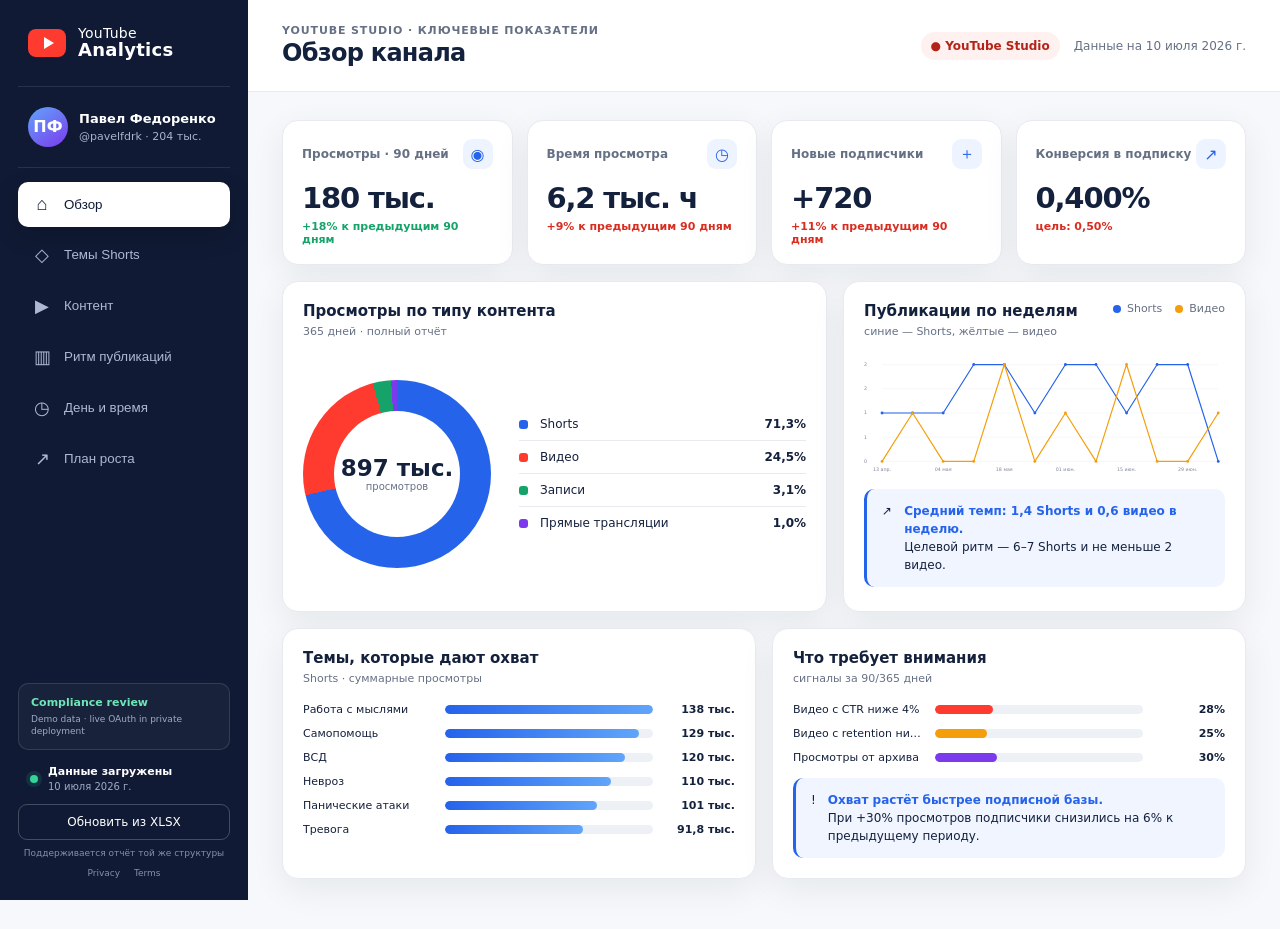
<file: index.html>
<!doctype html>
<html lang="ru">
<head>
  <meta charset="utf-8">
  <meta name="viewport" content="width=device-width,initial-scale=1">
  <meta name="description" content="Интерактивная аналитика YouTube-канала Павла Федоренко">
  <title>YouTube Analytics — Павел Федоренко</title>
  <link rel="stylesheet" href="styles.css">
</head>
<body>
  <div class="app-shell">
    <aside class="sidebar">
      <a class="brand" href="#overview" aria-label="YouTube Analytics, обзор">
        <span class="brand-mark"><span></span></span>
        <span>YouTube<br><strong>Analytics</strong></span>
      </a>
      <div class="channel-card">
        <div class="avatar">ПФ</div>
        <div><strong>Павел Федоренко</strong><span>@pavelfdrk · 204 тыс.</span></div>
      </div>
      <nav class="nav" aria-label="Разделы аналитики">
        <button data-page="overview"><span class="nav-icon">⌂</span>Обзор</button>
        <button data-page="themes"><span class="nav-icon">◇</span>Темы Shorts</button>
        <button data-page="content"><span class="nav-icon">▶</span>Контент</button>
        <button data-page="rhythm"><span class="nav-icon">▥</span>Ритм публикаций</button>
        <button data-page="schedule"><span class="nav-icon">◷</span>День и время</button>
        <button data-page="growth"><span class="nav-icon">↗</span>План роста</button>
      </nav>
      <div class="sidebar-footer">
        <div id="connection-card" class="connection-card">
          <strong>Проверяю YouTube…</strong>
          <span>Соединение с сервером</span>
        </div>
        <div class="data-status"><i></i><div><strong>Данные загружены</strong><span id="sidebar-date"></span></div></div>
        <label class="upload-button" for="xlsx-input">Обновить из XLSX</label>
        <input id="xlsx-input" type="file" accept=".xlsx" hidden>
        <p id="upload-status" class="upload-status">Поддерживается отчёт той же структуры</p>
        <div class="legal-links"><a href="privacy.html">Privacy</a><a href="terms.html">Terms</a></div>
      </div>
    </aside>

    <main>
      <header class="topbar">
        <button class="mobile-menu" aria-label="Открыть меню">☰</button>
        <div><p class="eyebrow" id="page-eyebrow">YouTube Studio · 365 дней</p><h1 id="page-title">Обзор канала</h1></div>
        <div class="topbar-meta"><span class="source-chip">● YouTube Studio</span><span id="report-date"></span></div>
      </header>
      <section id="page" class="page" aria-live="polite"></section>
    </main>
  </div>
  <div id="toast" role="status" aria-live="polite"></div>
  <script src="demo-data.js"></script>
  <script src="app.js"></script>
</body>
</html>
</file>
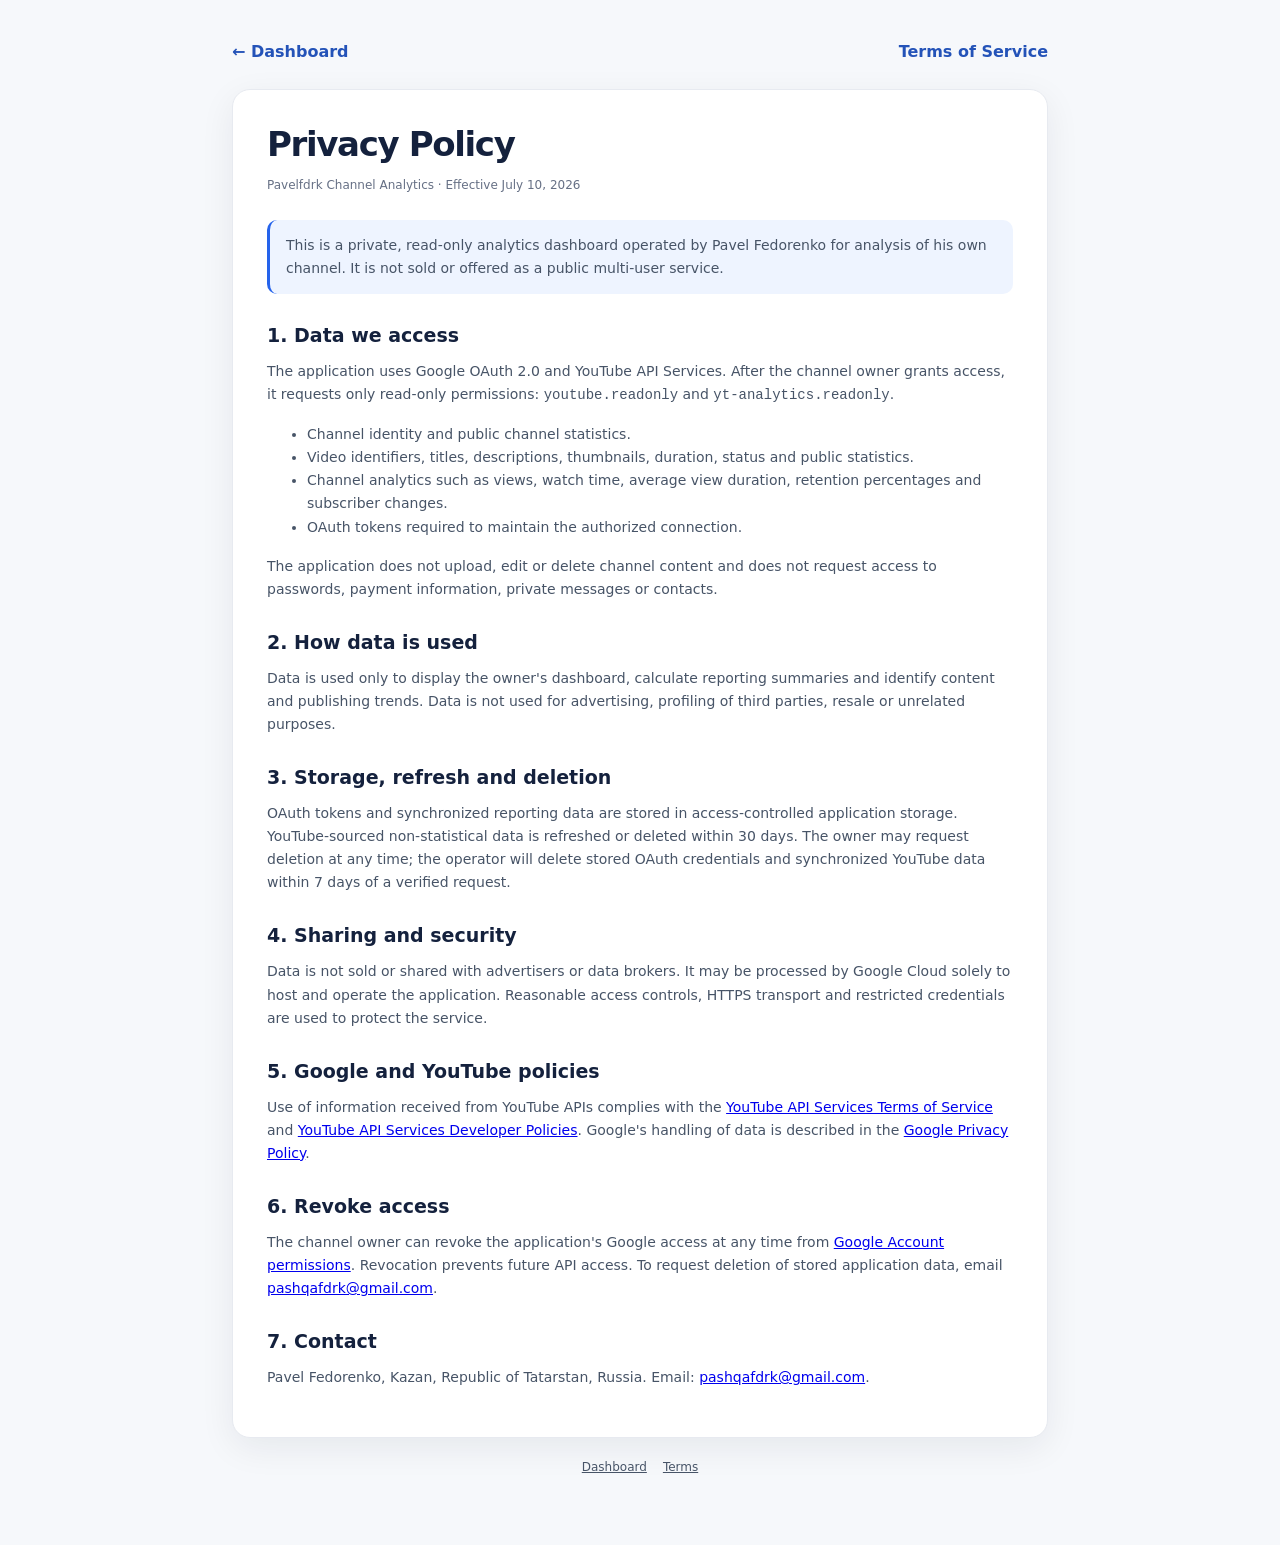
<file: privacy.html>
<!doctype html>
<html lang="en">
<head>
  <meta charset="utf-8">
  <meta name="viewport" content="width=device-width,initial-scale=1">
  <meta name="description" content="Privacy Policy for Pavelfdrk Channel Analytics">
  <title>Privacy Policy — Pavelfdrk Channel Analytics</title>
  <link rel="stylesheet" href="legal.css">
</head>
<body>
  <main class="legal-shell">
    <nav class="legal-nav"><a href="index.html">← Dashboard</a><a href="terms.html">Terms of Service</a></nav>
    <article class="legal-card">
      <h1>Privacy Policy</h1>
      <p class="updated">Pavelfdrk Channel Analytics · Effective July 10, 2026</p>
      <p class="notice">This is a private, read-only analytics dashboard operated by Pavel Fedorenko for analysis of his own channel. It is not sold or offered as a public multi-user service.</p>

      <h2>1. Data we access</h2>
      <p>The application uses Google OAuth 2.0 and YouTube API Services. After the channel owner grants access, it requests only read-only permissions: <code>youtube.readonly</code> and <code>yt-analytics.readonly</code>.</p>
      <ul>
        <li>Channel identity and public channel statistics.</li>
        <li>Video identifiers, titles, descriptions, thumbnails, duration, status and public statistics.</li>
        <li>Channel analytics such as views, watch time, average view duration, retention percentages and subscriber changes.</li>
        <li>OAuth tokens required to maintain the authorized connection.</li>
      </ul>
      <p>The application does not upload, edit or delete channel content and does not request access to passwords, payment information, private messages or contacts.</p>

      <h2>2. How data is used</h2>
      <p>Data is used only to display the owner's dashboard, calculate reporting summaries and identify content and publishing trends. Data is not used for advertising, profiling of third parties, resale or unrelated purposes.</p>

      <h2>3. Storage, refresh and deletion</h2>
      <p>OAuth tokens and synchronized reporting data are stored in access-controlled application storage. YouTube-sourced non-statistical data is refreshed or deleted within 30 days. The owner may request deletion at any time; the operator will delete stored OAuth credentials and synchronized YouTube data within 7 days of a verified request.</p>

      <h2>4. Sharing and security</h2>
      <p>Data is not sold or shared with advertisers or data brokers. It may be processed by Google Cloud solely to host and operate the application. Reasonable access controls, HTTPS transport and restricted credentials are used to protect the service.</p>

      <h2>5. Google and YouTube policies</h2>
      <p>Use of information received from YouTube APIs complies with the <a href="https://developers.google.com/youtube/terms/api-services-terms-of-service">YouTube API Services Terms of Service</a> and <a href="https://developers.google.com/youtube/terms/developer-policies">YouTube API Services Developer Policies</a>. Google's handling of data is described in the <a href="https://policies.google.com/privacy">Google Privacy Policy</a>.</p>

      <h2>6. Revoke access</h2>
      <p>The channel owner can revoke the application's Google access at any time from <a href="https://myaccount.google.com/permissions">Google Account permissions</a>. Revocation prevents future API access. To request deletion of stored application data, email <a href="mailto:pashqafdrk@gmail.com">pashqafdrk@gmail.com</a>.</p>

      <h2>7. Contact</h2>
      <p>Pavel Fedorenko, Kazan, Republic of Tatarstan, Russia. Email: <a href="mailto:pashqafdrk@gmail.com">pashqafdrk@gmail.com</a>.</p>
    </article>
    <footer class="legal-footer"><a href="index.html">Dashboard</a><a href="terms.html">Terms</a></footer>
  </main>
</body>
</html>
</file>
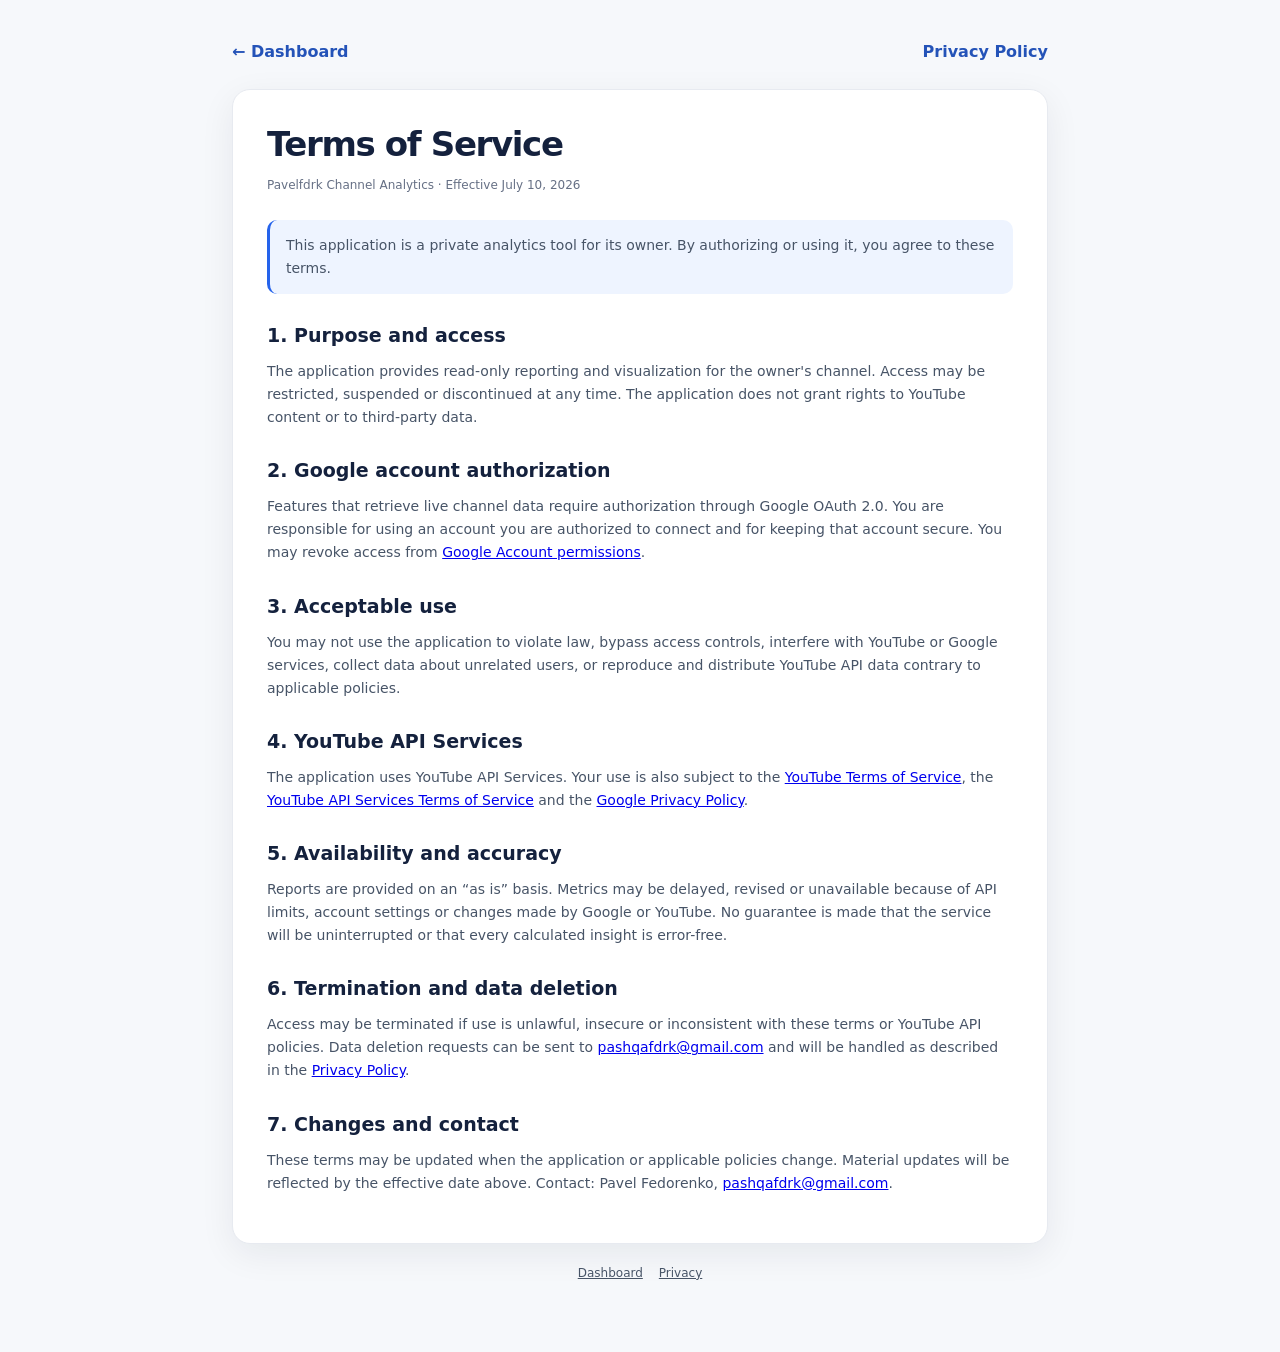
<file: terms.html>
<!doctype html>
<html lang="en">
<head>
  <meta charset="utf-8">
  <meta name="viewport" content="width=device-width,initial-scale=1">
  <meta name="description" content="Terms of Service for Pavelfdrk Channel Analytics">
  <title>Terms of Service — Pavelfdrk Channel Analytics</title>
  <link rel="stylesheet" href="legal.css">
</head>
<body>
  <main class="legal-shell">
    <nav class="legal-nav"><a href="index.html">← Dashboard</a><a href="privacy.html">Privacy Policy</a></nav>
    <article class="legal-card">
      <h1>Terms of Service</h1>
      <p class="updated">Pavelfdrk Channel Analytics · Effective July 10, 2026</p>
      <p class="notice">This application is a private analytics tool for its owner. By authorizing or using it, you agree to these terms.</p>

      <h2>1. Purpose and access</h2>
      <p>The application provides read-only reporting and visualization for the owner's channel. Access may be restricted, suspended or discontinued at any time. The application does not grant rights to YouTube content or to third-party data.</p>

      <h2>2. Google account authorization</h2>
      <p>Features that retrieve live channel data require authorization through Google OAuth 2.0. You are responsible for using an account you are authorized to connect and for keeping that account secure. You may revoke access from <a href="https://myaccount.google.com/permissions">Google Account permissions</a>.</p>

      <h2>3. Acceptable use</h2>
      <p>You may not use the application to violate law, bypass access controls, interfere with YouTube or Google services, collect data about unrelated users, or reproduce and distribute YouTube API data contrary to applicable policies.</p>

      <h2>4. YouTube API Services</h2>
      <p>The application uses YouTube API Services. Your use is also subject to the <a href="https://www.youtube.com/t/terms">YouTube Terms of Service</a>, the <a href="https://developers.google.com/youtube/terms/api-services-terms-of-service">YouTube API Services Terms of Service</a> and the <a href="https://policies.google.com/privacy">Google Privacy Policy</a>.</p>

      <h2>5. Availability and accuracy</h2>
      <p>Reports are provided on an “as is” basis. Metrics may be delayed, revised or unavailable because of API limits, account settings or changes made by Google or YouTube. No guarantee is made that the service will be uninterrupted or that every calculated insight is error-free.</p>

      <h2>6. Termination and data deletion</h2>
      <p>Access may be terminated if use is unlawful, insecure or inconsistent with these terms or YouTube API policies. Data deletion requests can be sent to <a href="mailto:pashqafdrk@gmail.com">pashqafdrk@gmail.com</a> and will be handled as described in the <a href="privacy.html">Privacy Policy</a>.</p>

      <h2>7. Changes and contact</h2>
      <p>These terms may be updated when the application or applicable policies change. Material updates will be reflected by the effective date above. Contact: Pavel Fedorenko, <a href="mailto:pashqafdrk@gmail.com">pashqafdrk@gmail.com</a>.</p>
    </article>
    <footer class="legal-footer"><a href="index.html">Dashboard</a><a href="privacy.html">Privacy</a></footer>
  </main>
</body>
</html>
</file>
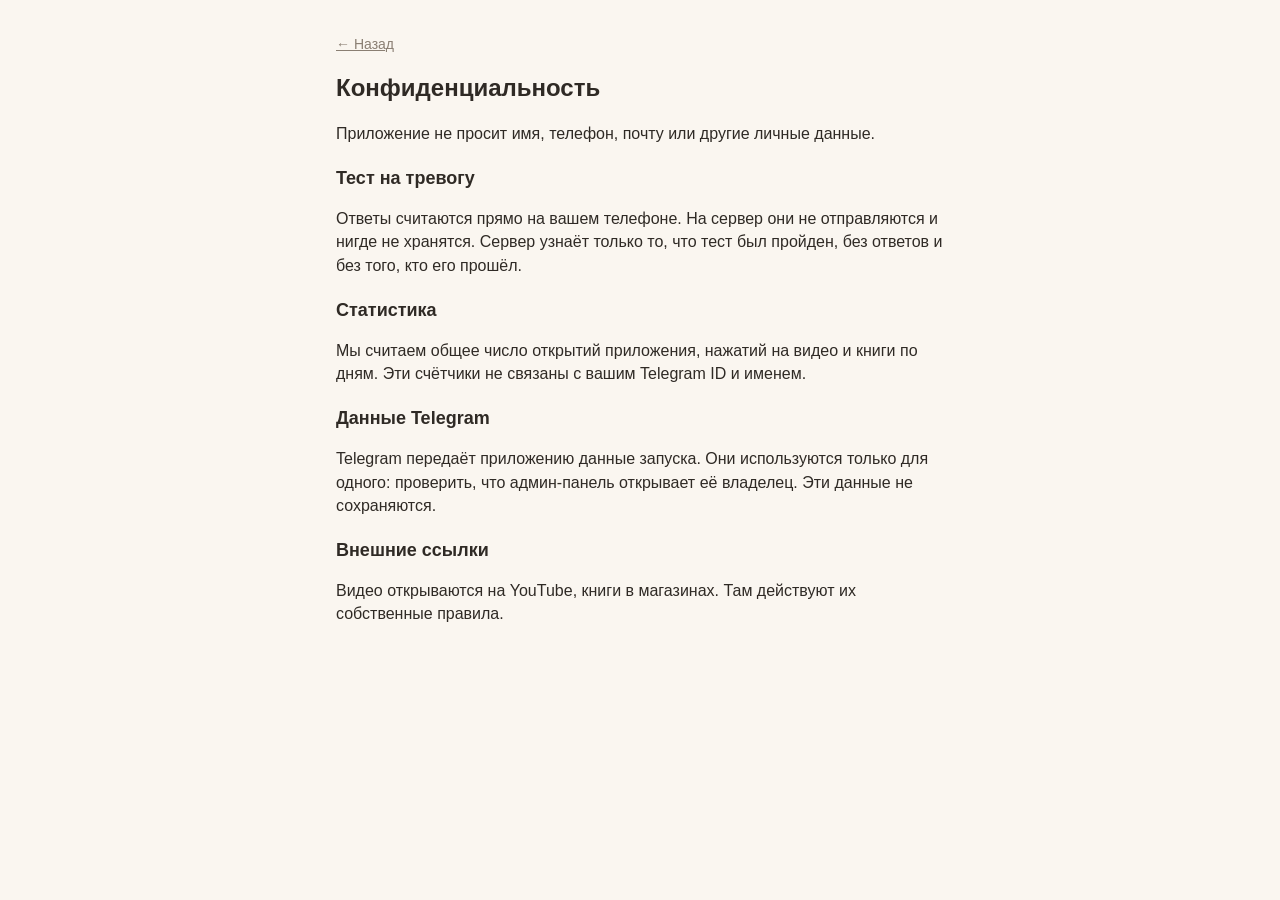
<file: miniapp/web/privacy.html>
<!doctype html>
<html lang="ru">
<head>
  <meta charset="utf-8">
  <meta name="viewport" content="width=device-width,initial-scale=1,viewport-fit=cover">
  <title>Конфиденциальность</title>
  <link rel="stylesheet" href="app.css">
</head>
<body>
  <main class="screen" style="padding-bottom:32px">
    <p><a href="./" class="muted">← Назад</a></p>
    <h1>Конфиденциальность</h1>
    <p>Приложение не просит имя, телефон, почту или другие личные данные.</p>
    <h2>Тест на тревогу</h2>
    <p>Ответы считаются прямо на вашем телефоне. На сервер они не отправляются и нигде не хранятся. Сервер узнаёт только то, что тест был пройден, без ответов и без того, кто его прошёл.</p>
    <h2>Статистика</h2>
    <p>Мы считаем общее число открытий приложения, нажатий на видео и книги по дням. Эти счётчики не связаны с вашим Telegram ID и именем.</p>
    <h2>Данные Telegram</h2>
    <p>Telegram передаёт приложению данные запуска. Они используются только для одного: проверить, что админ-панель открывает её владелец. Эти данные не сохраняются.</p>
    <h2>Внешние ссылки</h2>
    <p>Видео открываются на YouTube, книги в магазинах. Там действуют их собственные правила.</p>
  </main>
</body>
</html>
</file>
<file: styles.css>
:root{--ink:#14213d;--muted:#667085;--line:#e7eaf0;--soft:#f6f8fb;--white:#fff;--navy:#101a34;--blue:#2563eb;--blue2:#60a5fa;--red:#ff3b30;--green:#16a36a;--amber:#f59e0b;--violet:#7c3aed;--shadow:0 10px 35px rgba(16,24,40,.07);font-family:Inter,ui-sans-serif,system-ui,-apple-system,BlinkMacSystemFont,"Segoe UI",sans-serif;color:var(--ink);background:var(--soft)}
*{box-sizing:border-box}body{margin:0}.app-shell{min-height:100vh;display:grid;grid-template-columns:248px minmax(0,1fr)}.sidebar{background:var(--navy);color:#fff;padding:26px 18px 22px;position:sticky;top:0;height:100vh;display:flex;flex-direction:column}.brand{display:flex;align-items:center;gap:12px;color:#fff;text-decoration:none;font-size:14px;line-height:1.05;letter-spacing:.02em;padding:0 10px}.brand strong{font-size:18px}.brand-mark{width:38px;height:28px;border-radius:8px;background:var(--red);display:grid;place-items:center}.brand-mark span{width:0;height:0;border-top:6px solid transparent;border-bottom:6px solid transparent;border-left:10px solid white;margin-left:3px}.channel-card{display:flex;align-items:center;gap:11px;padding:20px 10px;margin:26px 0 14px;border-top:1px solid rgba(255,255,255,.1);border-bottom:1px solid rgba(255,255,255,.1)}.avatar{width:40px;height:40px;border-radius:50%;display:grid;place-items:center;background:linear-gradient(145deg,#60a5fa,#7c3aed);font-weight:750}.channel-card strong{font-size:13px;display:block}.channel-card span{display:block;color:#aab3ca;font-size:11px;margin-top:4px}.nav{display:flex;flex-direction:column;gap:5px}.nav button{width:100%;display:flex;align-items:center;gap:12px;border:0;background:transparent;color:#aeb8d0;padding:12px 14px;border-radius:10px;text-align:left;font:600 13px inherit;cursor:pointer;transition:.2s}.nav button:hover{background:rgba(255,255,255,.07);color:#fff}.nav button.active{background:#fff;color:var(--navy);box-shadow:0 8px 24px rgba(0,0,0,.15)}.nav-icon{font-size:18px;width:20px;text-align:center}.sidebar-footer{margin-top:auto}.data-status{display:flex;gap:10px;align-items:center;padding:12px}.data-status i{width:8px;height:8px;border-radius:50%;background:#34d399;box-shadow:0 0 0 4px rgba(52,211,153,.12)}.data-status strong,.data-status span{display:block}.data-status strong{font-size:11px}.data-status span{color:#9eabc5;font-size:10px;margin-top:3px}.upload-button{display:block;text-align:center;border:1px solid rgba(255,255,255,.22);border-radius:9px;padding:10px;color:#fff;font-size:12px;cursor:pointer}.upload-button:hover{background:rgba(255,255,255,.08)}.upload-status{color:#8290ad;font-size:9px;text-align:center;margin:8px 0 0}.topbar{height:92px;background:var(--white);display:flex;align-items:center;justify-content:space-between;padding:0 34px;border-bottom:1px solid var(--line);position:sticky;top:0;z-index:4}.topbar h1{margin:2px 0 0;font-size:24px;letter-spacing:-.03em}.eyebrow{margin:0;color:var(--muted);font-size:11px;font-weight:700;text-transform:uppercase;letter-spacing:.08em}.topbar-meta{display:flex;align-items:center;gap:14px;color:var(--muted);font-size:12px}.source-chip{padding:7px 10px;background:#fff1f0;color:#b42318;border-radius:999px;font-weight:700}.mobile-menu{display:none;border:0;background:none;font-size:22px}.page{padding:28px 34px 50px;max-width:1500px;margin:0 auto}.kpi-grid{display:grid;grid-template-columns:repeat(4,minmax(0,1fr));gap:14px}.card{background:var(--white);border:1px solid var(--line);border-radius:16px;box-shadow:var(--shadow)}.kpi{padding:18px 19px;min-height:123px}.kpi-top{display:flex;justify-content:space-between;align-items:center}.kpi-label{font-size:12px;color:var(--muted);font-weight:650}.kpi-icon{width:30px;height:30px;border-radius:9px;background:#eef4ff;color:var(--blue);display:grid;place-items:center}.kpi-value{font-size:29px;font-weight:760;letter-spacing:-.04em;margin:12px 0 5px}.delta{font-size:11px;font-weight:700}.delta.up{color:var(--green)}.delta.down{color:#d92d20}.muted{color:var(--muted)}.grid-2{display:grid;grid-template-columns:minmax(0,1.15fr) minmax(320px,.85fr);gap:16px;margin-top:16px}.grid-equal{grid-template-columns:repeat(2,minmax(0,1fr))}.panel{padding:20px}.panel-head{display:flex;justify-content:space-between;align-items:flex-start;gap:16px;margin-bottom:18px}.panel-head h2{font-size:15px;margin:0}.panel-head p{font-size:11px;color:var(--muted);margin:5px 0 0}.legend{display:flex;gap:13px;flex-wrap:wrap;color:var(--muted);font-size:11px}.legend span{display:flex;align-items:center;gap:6px}.legend i{width:8px;height:8px;border-radius:50%;display:block}.donut-layout{display:flex;align-items:center;gap:28px;min-height:235px}.donut{width:188px;height:188px;border-radius:50%;position:relative;flex:0 0 auto}.donut:after{content:"";position:absolute;inset:31px;border-radius:50%;background:#fff}.donut-center{position:absolute;inset:0;z-index:1;display:grid;place-content:center;text-align:center}.donut-center strong{font-size:23px}.donut-center span{font-size:10px;color:var(--muted)}.donut-list{flex:1}.donut-row{display:grid;grid-template-columns:12px 1fr auto;gap:9px;align-items:center;padding:9px 0;border-bottom:1px solid var(--line);font-size:12px}.donut-row:last-child{border-bottom:0}.dot{width:9px;height:9px;border-radius:3px}.donut-row span:last-child{font-weight:750}.svg-chart{width:100%;height:auto;display:block;overflow:visible}.axis-label{font-size:10px;fill:#7b8499}.grid-line{stroke:#edf0f5;stroke-width:1}.chart-label{font-size:10px;fill:#475467}.chart-value{font-size:10px;font-weight:700;fill:#14213d}.insight{display:flex;gap:12px;background:#f0f5ff;border-left:3px solid var(--blue);border-radius:10px;padding:13px 15px;margin-top:14px;font-size:12px;line-height:1.5}.insight strong{color:var(--blue)}.section-title{display:flex;align-items:end;justify-content:space-between;margin:5px 0 16px}.section-title h2{font-size:18px;margin:0}.section-title p{font-size:11px;color:var(--muted);margin:4px 0 0}.controls{display:flex;gap:8px;flex-wrap:wrap}.segmented{display:inline-flex;background:#eef1f5;border-radius:9px;padding:3px}.segmented button{border:0;background:transparent;color:var(--muted);font:650 11px inherit;padding:7px 11px;border-radius:7px;cursor:pointer}.segmented button.active{background:#fff;color:var(--ink);box-shadow:0 2px 8px rgba(16,24,40,.08)}select,input[type=search]{border:1px solid var(--line);background:#fff;color:var(--ink);border-radius:9px;padding:9px 11px;font:600 11px inherit;outline:none}select:focus,input[type=search]:focus{border-color:var(--blue);box-shadow:0 0 0 3px rgba(37,99,235,.12)}.bar-list{display:flex;flex-direction:column;gap:11px}.bar-row{display:grid;grid-template-columns:minmax(130px,1fr) minmax(160px,2fr) 70px;gap:12px;align-items:center;font-size:11px}.bar-label{overflow:hidden;text-overflow:ellipsis;white-space:nowrap}.bar-track{height:9px;background:#edf1f6;border-radius:999px;overflow:hidden}.bar-fill{height:100%;background:linear-gradient(90deg,var(--blue),var(--blue2));border-radius:999px}.bar-fill.green{background:linear-gradient(90deg,#059669,#34d399)}.bar-value{text-align:right;font-weight:750}.table-wrap{overflow:auto;border:1px solid var(--line);border-radius:12px;background:#fff}.data-table{width:100%;border-collapse:collapse;font-size:11px}.data-table th{position:sticky;top:0;background:#f8fafc;text-align:left;color:#667085;font-size:10px;text-transform:uppercase;letter-spacing:.04em;padding:11px 12px;border-bottom:1px solid var(--line);white-space:nowrap}.data-table td{padding:11px 12px;border-bottom:1px solid #f0f2f5;vertical-align:middle}.data-table tr:last-child td{border-bottom:0}.data-table tbody tr:hover{background:#fafcff}.rank{font-weight:800;color:#98a2b3}.title-cell{max-width:330px}.title-cell strong{display:block;white-space:nowrap;overflow:hidden;text-overflow:ellipsis}.title-cell span{color:var(--muted);font-size:9px}.pill{display:inline-flex;align-items:center;padding:4px 7px;border-radius:999px;background:#eef4ff;color:#2453b8;font-weight:700;font-size:9px}.pill.short{background:#f4f0ff;color:#6941c6}.metric-positive{color:var(--green);font-weight:750}.metric-warning{color:#c36b00;font-weight:750}.topic-layout{display:grid;grid-template-columns:minmax(0,1.25fr) minmax(300px,.75fr);gap:16px}.bubble-chart{position:relative;height:410px;border-left:1px solid var(--line);border-bottom:1px solid var(--line);margin:18px 10px 30px 48px}.bubble{position:absolute;border-radius:50%;background:rgba(37,99,235,.18);border:2px solid rgba(37,99,235,.75);display:grid;place-items:center;transform:translate(-50%,50%);cursor:pointer;transition:.2s}.bubble:hover,.bubble.active{background:rgba(37,99,235,.3);z-index:2;transform:translate(-50%,50%) scale(1.08)}.bubble span{font-size:9px;font-weight:700;text-align:center;line-height:1.1;max-width:90%;overflow:hidden}.bubble-axis{position:absolute;color:#98a2b3;font-size:9px}.bubble-axis.x{right:0;bottom:-25px}.bubble-axis.y{left:-48px;top:-18px}.topic-detail{padding:20px;min-height:300px}.topic-detail h3{margin:0 0 6px;font-size:18px}.detail-kpis{display:grid;grid-template-columns:repeat(2,1fr);gap:9px;margin:18px 0}.mini-stat{background:#f7f9fc;border-radius:10px;padding:12px}.mini-stat span{font-size:9px;color:var(--muted);display:block}.mini-stat strong{font-size:17px;display:block;margin-top:4px}.topic-videos{display:flex;flex-direction:column;gap:8px}.video-mini{display:grid;grid-template-columns:28px 1fr auto;gap:9px;align-items:center;padding:9px 0;border-top:1px solid var(--line);font-size:10px}.video-mini .thumb{width:28px;height:36px;background:linear-gradient(145deg,#1c2d55,#4f6da8);border-radius:6px;display:grid;place-items:center;color:#fff}.video-mini strong{display:block;white-space:nowrap;overflow:hidden;text-overflow:ellipsis;max-width:190px}.video-mini span{color:var(--muted)}.weekly-chart{height:320px;display:flex;align-items:flex-end;gap:9px;padding:25px 6px 28px;border-bottom:1px solid var(--line);position:relative}.week-group{height:100%;flex:1;display:flex;align-items:flex-end;justify-content:center;gap:2px;position:relative}.week-bar{width:38%;min-width:6px;border-radius:4px 4px 0 0;position:relative}.week-bar.shorts{background:var(--blue)}.week-bar.video{background:#f59e0b}.week-label{position:absolute;bottom:-22px;left:50%;transform:translateX(-50%);font-size:8px;color:var(--muted);white-space:nowrap}.target-line{position:absolute;left:0;right:0;border-top:1px dashed #98a2b3}.target-line span{position:absolute;right:0;top:-15px;font-size:8px;color:#667085;background:#fff}.day-grid{display:grid;grid-template-columns:repeat(7,1fr);gap:8px}.day-card{background:#fff;border:1px solid var(--line);border-radius:12px;padding:12px;text-align:center}.day-card.best{border-color:#86efac;background:#f0fdf4}.day-card.worst{border-color:#fecaca;background:#fff7f7}.day-card span{font-size:10px;color:var(--muted)}.day-card strong{font-size:20px;display:block;margin:7px 0 4px}.day-card small{font-size:9px;color:var(--muted)}.heat-row{display:grid;grid-template-columns:80px repeat(7,1fr);gap:5px;margin-bottom:5px;align-items:center}.heat-cell{min-height:46px;border-radius:8px;display:grid;place-items:center;font-size:11px;font-weight:750}.heat-label{font-size:10px;color:var(--muted)}.risk-grid{display:grid;grid-template-columns:repeat(3,minmax(0,1fr));gap:14px}.risk-card{padding:18px}.risk-card h3{font-size:13px;margin:0 0 16px}.gauge{height:10px;background:#edf1f5;border-radius:999px;position:relative;margin:12px 0}.gauge i{position:absolute;height:100%;left:0;top:0;border-radius:inherit;background:var(--red)}.gauge em{position:absolute;top:-5px;width:2px;height:20px;background:#344054}.risk-value{font-size:26px;font-weight:780}.risk-note{font-size:10px;color:var(--muted);line-height:1.4}.recommendations{display:grid;grid-template-columns:repeat(2,minmax(0,1fr));gap:12px}.recommendation{padding:17px;display:grid;grid-template-columns:38px 1fr;gap:12px}.rec-number{width:38px;height:38px;border-radius:11px;background:#eef4ff;color:var(--blue);display:grid;place-items:center;font-weight:800}.recommendation h3{margin:1px 0 5px;font-size:13px}.recommendation p{margin:0;color:var(--muted);font-size:10px;line-height:1.5}.checklist{display:flex;flex-direction:column;gap:8px}.check-item{display:grid;grid-template-columns:22px 1fr auto;gap:10px;align-items:center;padding:12px 13px;border:1px solid var(--line);border-radius:10px;background:#fff;font-size:11px}.check-item input{width:16px;height:16px;accent-color:var(--green)}.check-item.done .check-text{text-decoration:line-through;color:#98a2b3}.priority{font-size:9px;font-weight:750;padding:4px 7px;border-radius:999px}.priority.high{background:#fff1f0;color:#b42318}.priority.medium{background:#fffaeb;color:#b54708}.priority.low{background:#eef4ff;color:#2453b8}.empty{padding:35px;text-align:center;color:var(--muted);font-size:12px}#toast{position:fixed;right:24px;bottom:24px;z-index:30;background:#101828;color:#fff;border-radius:10px;padding:12px 15px;font-size:11px;opacity:0;transform:translateY(10px);pointer-events:none;transition:.2s}#toast.show{opacity:1;transform:translateY(0)}
@media(max-width:1050px){.app-shell{grid-template-columns:210px minmax(0,1fr)}.kpi-grid{grid-template-columns:repeat(2,1fr)}.topic-layout,.grid-2{grid-template-columns:1fr}.risk-grid{grid-template-columns:1fr 1fr}.page{padding:24px}.topbar{padding:0 24px}.bar-row{grid-template-columns:130px 1fr 65px}}
@media(max-width:760px){.app-shell{display:block}.sidebar{position:fixed;left:-270px;width:248px;z-index:20;transition:.2s}.sidebar.open{left:0}.mobile-menu{display:block}.topbar{height:82px;padding:0 16px;justify-content:flex-start;gap:14px}.topbar-meta{display:none}.page{padding:18px 14px}.kpi-grid,.risk-grid,.recommendations{grid-template-columns:1fr}.grid-2{grid-template-columns:1fr}.donut-layout{flex-direction:column}.topic-layout{grid-template-columns:1fr}.day-grid{grid-template-columns:repeat(2,1fr)}.heat-row{grid-template-columns:65px repeat(7,minmax(38px,1fr));min-width:620px}.heatmap-wrap{overflow:auto}.panel{padding:16px}.topbar h1{font-size:20px}.bar-row{grid-template-columns:105px 1fr 58px}.bubble-chart{height:340px}.kpi-value{font-size:25px}}
.connection-card{padding:12px;margin-bottom:3px;border:1px solid rgba(255,255,255,.12);border-radius:10px;background:rgba(255,255,255,.04)}
.connection-card strong,.connection-card span{display:block}.connection-card strong{font-size:11px}.connection-card span{color:#9eabc5;font-size:9px;margin-top:4px;line-height:1.35}
.connection-card a,.connection-card button{display:block;width:100%;margin-top:9px;border:1px solid rgba(255,255,255,.2);border-radius:7px;background:transparent;color:#fff;text-align:center;padding:7px;font:650 10px inherit;text-decoration:none;cursor:pointer}
.connection-card button:hover,.connection-card a:hover{background:rgba(255,255,255,.08)}.connection-card .connected{color:#6ee7b7}.connection-card .error{color:#fda29b}
.legal-links{display:flex;justify-content:center;gap:14px;margin-top:10px}.legal-links a{color:#8290ad;font-size:9px;text-decoration:none}.legal-links a:hover{color:#fff}
</file>
<file: legal.css>
:root{font-family:Inter,ui-sans-serif,system-ui,-apple-system,BlinkMacSystemFont,"Segoe UI",sans-serif;color:#14213d;background:#f6f8fb}*{box-sizing:border-box}body{margin:0}.legal-shell{max-width:860px;margin:0 auto;padding:42px 22px 72px}.legal-nav{display:flex;align-items:center;justify-content:space-between;margin-bottom:28px}.legal-nav a{color:#2453b8;text-decoration:none;font-weight:700}.legal-card{background:#fff;border:1px solid #e7eaf0;border-radius:18px;padding:34px;box-shadow:0 10px 35px rgba(16,24,40,.07)}h1{font-size:34px;letter-spacing:-.04em;margin:0 0 8px}h2{font-size:19px;margin:30px 0 10px}p,li{font-size:14px;line-height:1.65;color:#475467}.updated{color:#667085;font-size:12px;margin-bottom:24px}.notice{background:#eef4ff;border-left:3px solid #2563eb;border-radius:10px;padding:14px 16px}.legal-footer{display:flex;gap:16px;justify-content:center;margin-top:22px;font-size:12px}.legal-footer a{color:#475467}@media(max-width:640px){.legal-shell{padding:22px 12px 50px}.legal-card{padding:22px}h1{font-size:28px}}
</file>
<file: miniapp/web/app.css>
:root {
  --bg: #faf6f0;
  --card: #ffffff;
  --text: #2f2a25;
  --muted: #8a7f73;
  --accent: #c0784a;
  --accent-text: #ffffff;
  --line: #ece3d8;
  --chip: #f3ebe1;
  --top: var(--tg-content-safe-area-inset-top, 0px);
  --top-sys: var(--tg-safe-area-inset-top, env(safe-area-inset-top, 0px));
  --bottom: var(--tg-safe-area-inset-bottom, env(safe-area-inset-bottom, 0px));
}
@media (prefers-color-scheme: dark) {
  :root:not(.tg) {
    --bg: #1f1b18; --card: #2a2420; --text: #f1e9e0; --muted: #a89a8c;
    --accent: #d99366; --line: #3a322c; --chip: #352d27;
  }
}
/* Внутри Телеграма цвета берём из темы пользователя, акцент остаётся тёплым */
:root.tg {
  --bg: var(--tg-theme-secondary-bg-color, #faf6f0);
  --card: var(--tg-theme-bg-color, #ffffff);
  --text: var(--tg-theme-text-color, #2f2a25);
  --muted: var(--tg-theme-hint-color, #8a7f73);
  --line: color-mix(in srgb, var(--muted) 25%, transparent);
  --chip: color-mix(in srgb, var(--accent) 14%, var(--card));
}
* { box-sizing: border-box; }
html, body { margin: 0; background: var(--bg); color: var(--text); }
body {
  font: 16px/1.45 -apple-system, BlinkMacSystemFont, "Segoe UI", Roboto, sans-serif;
  -webkit-tap-highlight-color: transparent;
}
button, input, textarea, select { font: inherit; color: inherit; }
.screen {
  padding: calc(var(--top-sys) + var(--top) + 16px) 16px calc(84px + var(--bottom));
  max-width: 640px; margin: 0 auto; animation: fade .2s ease;
}
@keyframes fade { from { opacity: 0; transform: translateY(6px); } to { opacity: 1; transform: none; } }
h1 { font-size: 24px; margin: 4px 0 12px; }
h2 { font-size: 18px; margin: 20px 0 8px; }
.muted { color: var(--muted); font-size: 14px; }

.tabbar {
  position: fixed; left: 0; right: 0; bottom: 0; display: flex;
  background: var(--card); border-top: 1px solid var(--line);
  padding: 6px 4px calc(6px + var(--bottom));
}
.tabbar button {
  flex: 1; border: 0; background: none; padding: 4px 0; font-size: 11px; color: var(--muted);
  display: flex; flex-direction: column; align-items: center; gap: 2px; cursor: pointer;
}
.tabbar button[hidden] { display: none; }
.tabbar .ico { font-size: 18px; line-height: 1.2; }
.tabbar button.active { color: var(--accent); }

.search {
  width: 100%; padding: 11px 14px; border: 1px solid var(--line); border-radius: 12px;
  background: var(--card); outline: none;
}
.search:focus { border-color: var(--accent); }
.chips { display: flex; gap: 8px; overflow-x: auto; padding: 10px 0 2px; scrollbar-width: none; }
.chips::-webkit-scrollbar { display: none; }
.chip {
  flex: none; border: 0; border-radius: 999px; padding: 7px 14px; background: var(--chip);
  font-size: 14px; cursor: pointer; white-space: nowrap;
}
.chip.on { background: var(--accent); color: var(--accent-text); }

.list { display: grid; gap: 12px; margin-top: 12px; }
.card {
  background: var(--card); border-radius: 16px; overflow: hidden;
  border: 1px solid var(--line); text-decoration: none; color: inherit; display: block;
}
.card:active { transform: scale(.99); }
.thumb { position: relative; aspect-ratio: 16 / 9; background: var(--chip); }
.thumb img { width: 100%; height: 100%; object-fit: cover; display: block; }
.badge {
  position: absolute; right: 8px; bottom: 8px; background: rgba(0,0,0,.7); color: #fff;
  font-size: 12px; padding: 2px 6px; border-radius: 6px;
}
.badge.left { left: 8px; right: auto; background: var(--accent); }
.card-body { padding: 10px 14px 12px; }
.card-title { font-weight: 600; }
.empty { text-align: center; padding: 40px 0; color: var(--muted); }

.btn {
  display: inline-block; border: 0; border-radius: 12px; padding: 12px 18px; cursor: pointer;
  background: var(--accent); color: var(--accent-text); text-decoration: none; font-weight: 600;
  text-align: center;
}
.btn.ghost { background: var(--chip); color: var(--text); }
.btn.wide { width: 100%; }
.row { display: flex; gap: 8px; flex-wrap: wrap; }

.progress { height: 6px; background: var(--chip); border-radius: 3px; overflow: hidden; margin: 8px 0 16px; }
.progress i { display: block; height: 100%; background: var(--accent); transition: width .25s; }
.question { font-size: 19px; font-weight: 600; margin: 0 0 16px; }
.option {
  width: 100%; text-align: left; padding: 14px 16px; margin-bottom: 8px; border-radius: 12px;
  border: 1px solid var(--line); background: var(--card); cursor: pointer;
}
.option:active { border-color: var(--accent); }
.result { background: var(--card); border: 1px solid var(--line); border-radius: 16px; padding: 18px; }
.score { font-size: 40px; font-weight: 700; color: var(--accent); }
.note { background: var(--chip); border-radius: 12px; padding: 12px 14px; font-size: 14px; margin-top: 12px; }

.book { display: flex; gap: 14px; padding: 14px; }
.cover {
  flex: none; width: 92px; aspect-ratio: 2 / 3; border-radius: 8px; background: var(--chip);
  object-fit: cover; display: flex; align-items: center; justify-content: center;
  color: var(--muted); font-size: 12px; text-align: center; padding: 6px;
}
.series { font-size: 12px; color: var(--accent); margin-top: 2px; }
.about-head { display: flex; gap: 14px; align-items: center; }
.avatar {
  width: 72px; height: 72px; border-radius: 50%; background: var(--chip); object-fit: cover;
  display: flex; align-items: center; justify-content: center; font-weight: 700; color: var(--accent);
}

.admin-item { padding: 10px 12px; display: grid; gap: 8px; }
.admin-item .row { align-items: center; }
.admin-item select, .admin-item input, .admin-item textarea {
  padding: 8px 10px; border: 1px solid var(--line); border-radius: 10px; background: var(--bg); width: 100%;
}
.admin-item label { font-size: 13px; color: var(--muted); }
.toggle { padding: 6px 10px; border-radius: 8px; border: 1px solid var(--line); background: var(--card); cursor: pointer; font-size: 13px; }
.toggle.on { background: var(--accent); color: var(--accent-text); border-color: var(--accent); }
.stat-grid { display: grid; grid-template-columns: repeat(2, 1fr); gap: 8px; }
.stat { background: var(--card); border: 1px solid var(--line); border-radius: 12px; padding: 12px; }
.stat b { display: block; font-size: 22px; }

#toast {
  position: fixed; left: 16px; right: 16px; bottom: calc(80px + var(--bottom)); text-align: center;
  background: var(--text); color: var(--bg); border-radius: 12px; padding: 10px; font-size: 14px;
  opacity: 0; pointer-events: none; transition: opacity .2s;
}
#toast.show { opacity: .95; }
</file>
